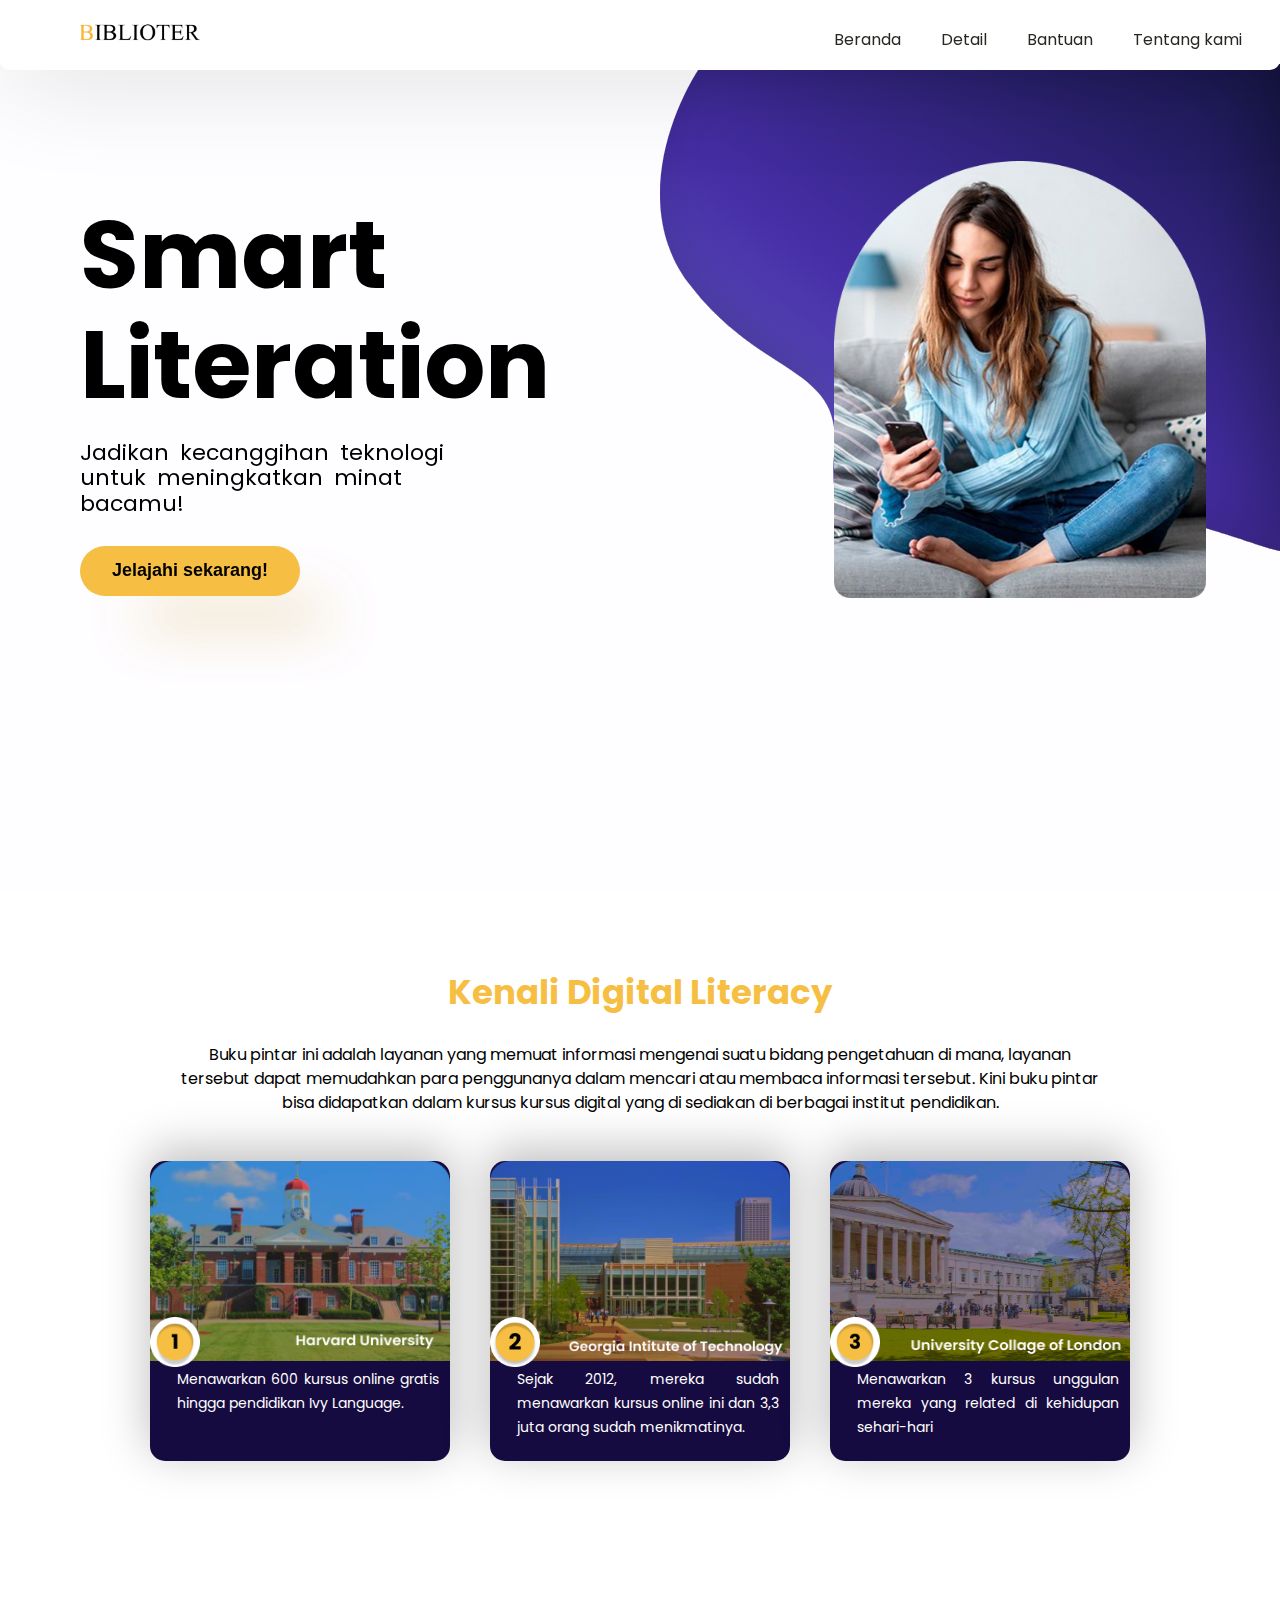
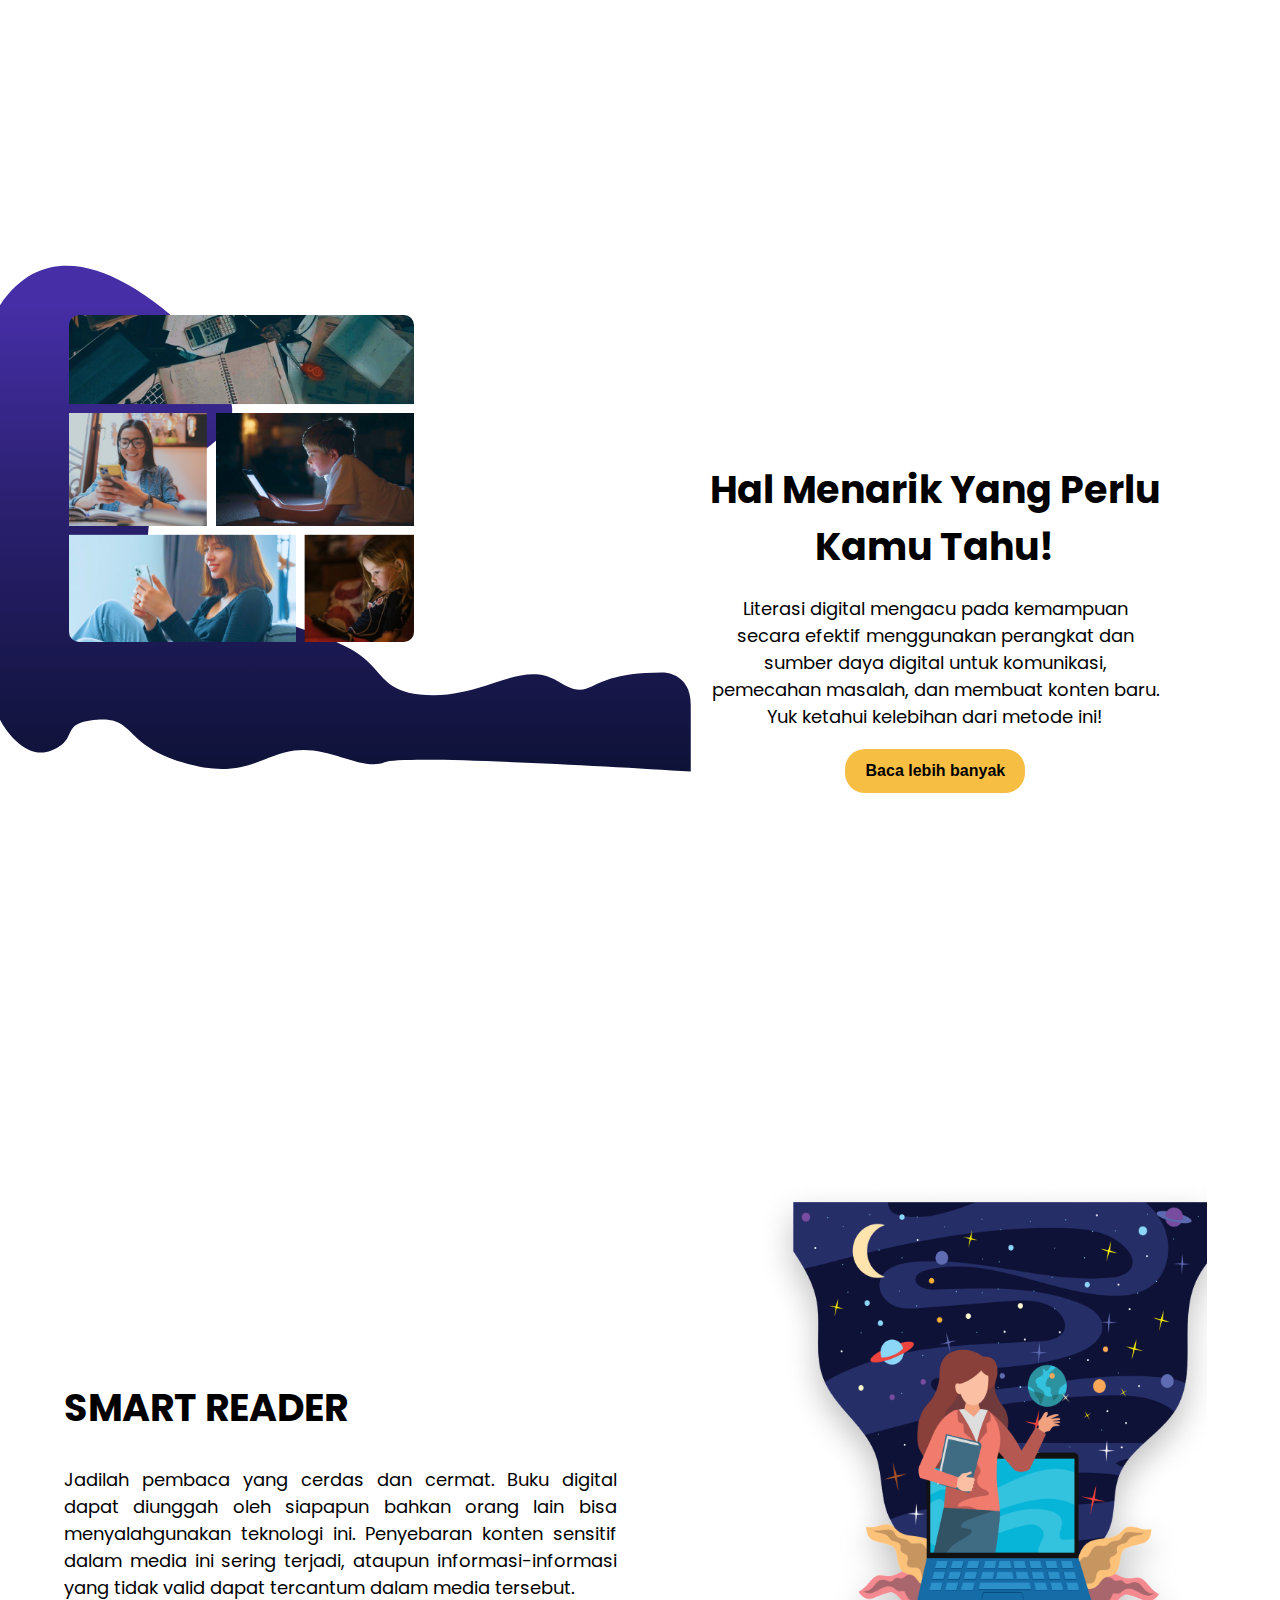
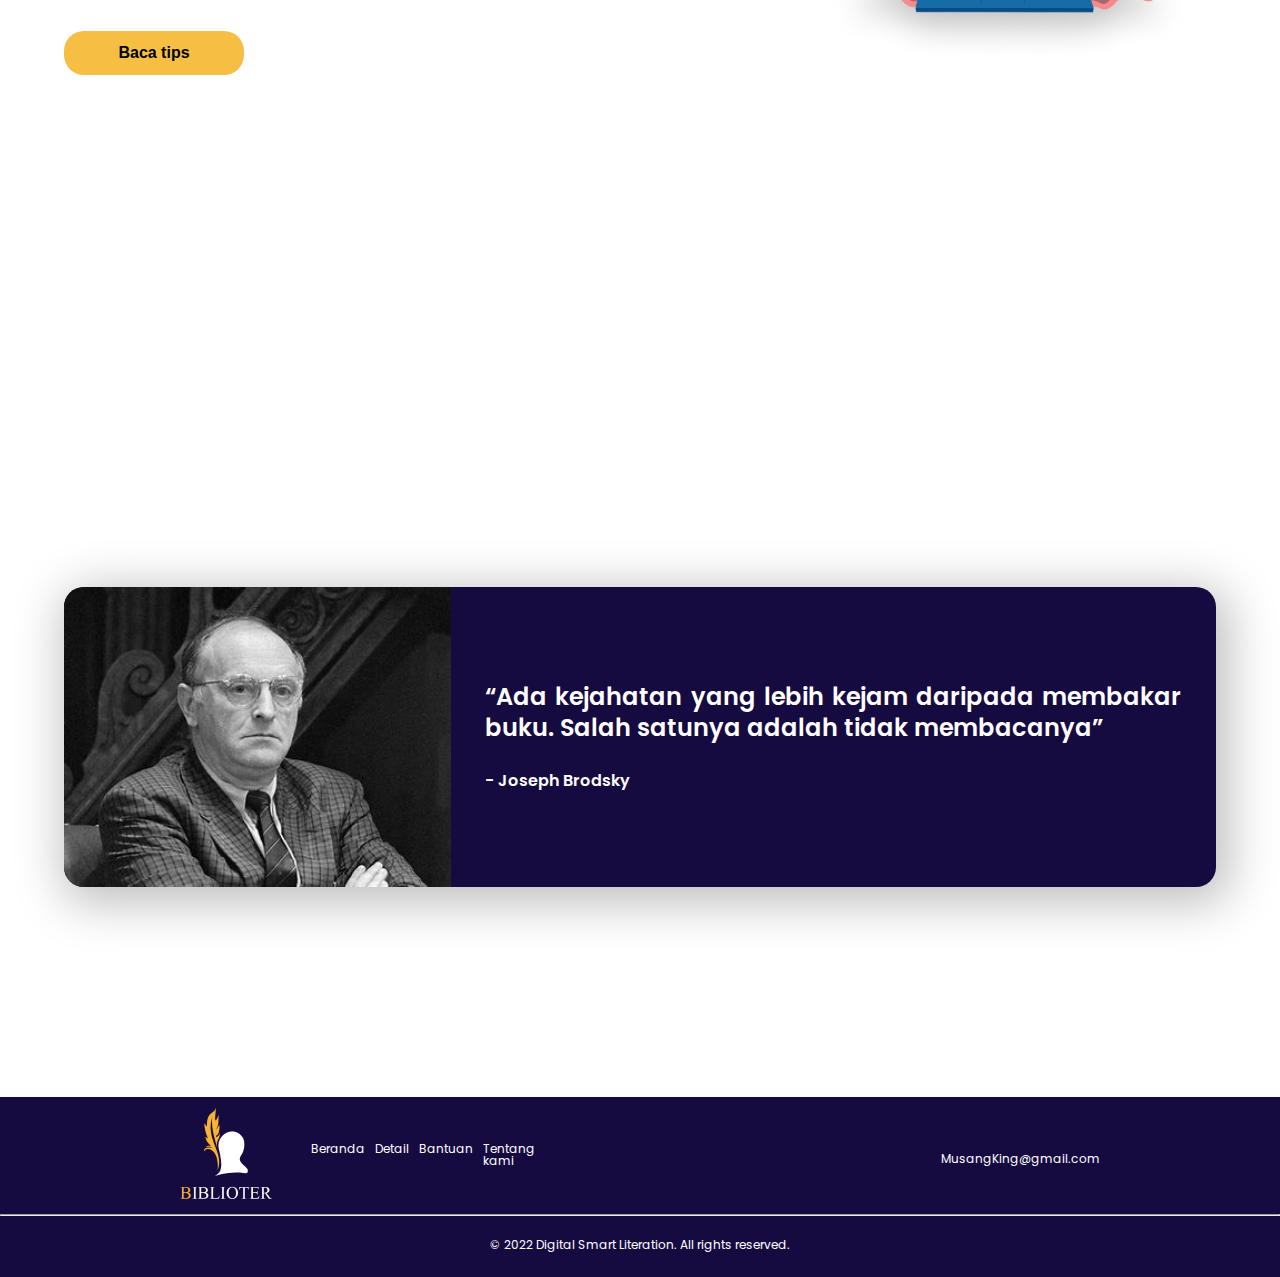
<file: index.html>
<!DOCTYPE html>
<html lang="en">
  <head>
    <meta charset="UTF-8" />
    <meta http-equiv="X-UA-Compatible" content="IE=edge" />
    <meta name="viewport" content="width=device-width, initial-scale=1.0" />
    <link href="https://fonts.googleapis.com/css2?family=Poppins:wght@400;500;600;700;900&display=swap" rel="stylesheet">
    <link rel="stylesheet" href="https://cdnjs.cloudflare.com/ajax/libs/font-awesome/6.2.1/css/all.min.css" integrity="sha512-MV7K8+y+gLIBoVD59lQIYicR65iaqukzvf/nwasF0nqhPay5w/9lJmVM2hMDcnK1OnMGCdVK+iQrJ7lzPJQd1w==" crossorigin="anonymous" referrerpolicy="no-referrer" />
    <link rel="stylesheet" href="styles.css" />
    <title>Smart Literation</title>
  </head>
  <body>

  <nav>
    <input type="checkbox" id="check">
    <label for="check" class="checkbtn">
      <i class="fa-solid fa-bars"></i>
    </label>
    <label class="logo"><img src="asset/header.png" alt="">
    </label>
    <ul>
      <li class="active" ><a href="index.html">Beranda</a></li>
      <li><a href="readTips.html">Detail</a></li>
      <li><a href="help.html">Bantuan</a></li>
      <li><a href="#footer">Tentang kami</a></li>
    </ul>
  </nav>


    <article class="home">
      <section class="front">
        <h1>Smart Literation</h1>
        <h2>Jadikan kecanggihan teknologi untuk meningkatkan minat bacamu!</h2>
        <a href="#beranda"><button>Jelajahi sekarang!</button></a>
      </section>

      <div>
          <svg width="751" height="617" viewBox="0 0 751 617" fill="none" xmlns="http://www.w3.org/2000/svg">
            <g filter="url(#filter0_i_219_8)">
            <path d="M35.0437 266C-35.3563 173.2 16.3771 50 51.0437 0H751.044V590C735.044 588 636.1 548.2 578.5 545C506.5 541 483.044 618 381.044 616C279.044 614 199.044 580 211.044 472C223.044 364 123.044 382 35.0437 266Z" fill="url(#paint0_linear_219_8)"/>
            </g>
            <defs>
            <filter id="filter0_i_219_8" x="-24" y="-14" width="775.044" height="630.038" filterUnits="userSpaceOnUse" color-interpolation-filters="sRGB">
            <feFlood flood-opacity="0" result="BackgroundImageFix"/>
            <feBlend mode="normal" in="SourceGraphic" in2="BackgroundImageFix" result="shape"/>
            <feColorMatrix in="SourceAlpha" type="matrix" values="0 0 0 0 0 0 0 0 0 0 0 0 0 0 0 0 0 0 127 0" result="hardAlpha"/>
            <feOffset dx="-24" dy="-14"/>
            <feGaussianBlur stdDeviation="42"/>
            <feComposite in2="hardAlpha" operator="arithmetic" k2="-1" k3="1"/>
            <feColorMatrix type="matrix" values="0 0 0 0 0 0 0 0 0 0 0 0 0 0 0 0 0 0 0.25 0"/>
            <feBlend mode="normal" in2="shape" result="effect1_innerShadow_219_8"/>
            </filter>
            <linearGradient id="paint0_linear_219_8" x1="659.5" y1="-190" x2="145.5" y2="554.5" gradientUnits="userSpaceOnUse">
            <stop stop-color="#0E1237"/>
            <stop offset="0.666827" stop-color="#462EA6"/>
            <stop offset="1" stop-color="#655DCA"/>
            </linearGradient>
            </defs>
            </svg>
            
        <img src="asset/phone-readings_featured.png" alt="" />
      </div>
    </article>

    <span id="beranda"></span>
    <article class="beranda1" >
      <h2>Kenali Digital Literacy</h2>
      <p>
        Buku pintar ini adalah layanan yang memuat informasi mengenai suatu bidang pengetahuan di mana, layanan 
tersebut dapat memudahkan para penggunanya dalam mencari atau membaca informasi tersebut. Kini buku pintar bisa didapatkan dalam kursus kursus digital yang di sediakan di berbagai institut pendidikan.
      </p>

      <section>
        <a href="https://pll.harvard.edu/catalog">
        <div class="cards">
          <img src="asset/harvard.png" alt="" class="college">
          <img src="asset/group-1.png" alt="" class="number">
          <p>Menawarkan 600 kursus online gratis hingga pendidikan Ivy Language.</p>
        </div>
        </a>

        <a href="https://pe.gatech.edu/massive-open-online-courses">
        <div class="cards">
          <img src="asset/georgia.png" alt="" class="college">
          <img src="asset/group-2.png" alt="" class="number">
          <p>Sejak 2012, mereka sudah menawarkan kursus online ini dan 3,3 juta orang sudah menikmatinya.</p>
        </div>
        </a>
        
        <a href="https://www.ucl.ac.uk/short-courses/online-courses?collection=drupal-push-short-courses-short_course&meta_UclDeliveryFormat=%22Online%22&sort=title">
        <div class="cards">
          <img src="asset/london.png" alt="" class="college">
          <img src="asset/group-3.png" alt="" class="number">
          <p>Menawarkan 3 kursus unggulan mereka yang related di kehidupan sehari-hari</p>
        </div>
</a>

      </section>
    </article>

    <article class="beranda2">
        <section class="images">
            </svg>
            <svg width="1265" height="832" viewBox="0 0 1265 832" fill="none" xmlns="http://www.w3.org/2000/svg" class="wave">
              <path d="M425.293 263.592C425.293 192.157 322.18 94.626 290.287 71.947C258.395 49.2681 100.455 -77.9364 0 71.947V831.056C13.5171 857.136 51.233 904.989 93.9601 887.759C147.369 866.22 106.323 836.331 177.535 831.056C248.747 825.782 224.515 875.451 333.806 909.297C443.096 943.143 476.724 896.989 539.034 887.759C601.345 878.528 664.15 926 704.206 909.297C736.252 895.935 1091.42 914.865 1265 926V804.243C1265 750.708 1225.47 744.557 1212.62 744.557C1059.63 744.557 1092.54 804.243 1020.7 760.288C957.265 721.473 893.116 786.222 794.21 786.222C695.305 786.222 706.679 740.948 648.325 705.344C589.971 669.74 425.293 624.026 333.806 598.093C242.318 572.159 271.99 455.238 290.287 406.447C308.585 357.657 425.293 335.028 425.293 263.592Z" fill="url(#paint0_linear_231_185)"/>
              <defs>
              <linearGradient id="paint0_linear_231_185" x1="632.5" y1="71.9471" x2="632.5" y2="926" gradientUnits="userSpaceOnUse">
              <stop stop-color="#462EA6"/>
              <stop offset="0.395833" stop-color="#2C2173"/>
              <stop offset="1" stop-color="#0E1237"/>
              </linearGradient>
              </defs>
              </svg>
              
            <img src="asset/grid-image.png" alt="" class="activity">
        </section>

        <section class="literasi">
          <h2>Hal Menarik Yang Perlu
            Kamu Tahu!</h2>
            <p>Literasi digital mengacu pada  kemampuan  secara efektif menggunakan perangkat dan sumber daya digital untuk komunikasi, 
              pemecahan masalah, dan membuat konten baru. Yuk ketahui kelebihan dari metode ini!</p>
          <a href="readMore.html"><button>Baca lebih banyak</button></a>
        </section>

    </article>

    <article class="beranda3">
      <section class="reader">
        <h2>SMART READER</h2>
        <p>Jadilah pembaca yang cerdas dan cermat. Buku digital
          dapat diunggah oleh siapapun bahkan orang lain bisa menyalahgunakan teknologi ini. Penyebaran konten sensitif dalam media ini sering terjadi, ataupun informasi-informasi yang tidak valid dapat tercantum dalam media tersebut. </p>
      <a href="readTips.html"><button>Baca tips</button></a>
        </section>

        <div class="people">
          <img src="asset/explorer.png" alt="">
          </div>
    </article>

<article class="quotes">
  <div>
    <img src="asset/joseph-brodsky.jfif" alt="">
    <section>
    <h2>“Ada kejahatan yang lebih kejam daripada membakar buku. Salah satunya adalah tidak membacanya”
    </h2>
    <br>
 <p>- Joseph Brodsky</p>
    </section>
  </div>
</article>

<footer id="footer">
 <div class="information">
  <div>
    <header>
      <img src="asset/biblioter.png" alt="">
    </header>
    <ul>
      <li><a href="index.html">Beranda</a></li>
      <li><a href="readTips.html">Detail</a></li>
      <li><a href="help.html">Bantuan</a></li>
      <li><a href="#footer">Tentang kami</a></li>
    </ul>
  </div>

  <div class="contact">
    <section class="social-media">
      <a href="https://twitter.com/"><i class="fa-brands fa-square-twitter"></i></a>
      <a href="https://instagram.com/"><i class="fa-brands fa-square-instagram"></i></a>
      <a href="https://m.facebook.com/login/?locale=id_ID&refsrc=deprecated"><i class="fa-brands fa-square-facebook"></i></a>
    </section>

    <section class="email">
      <i class="fa fa-envelope" aria-hidden="true"></i>
      <p>MusangKing@gmail.com</p>
    </section>
  </div>
</div>

<hr>
<p class="copyright">© 2022 Digital Smart Literation. All rights reserved.
</p>

</footer>

    <script src="index.js"></script>
  </body>
</html>
</file>
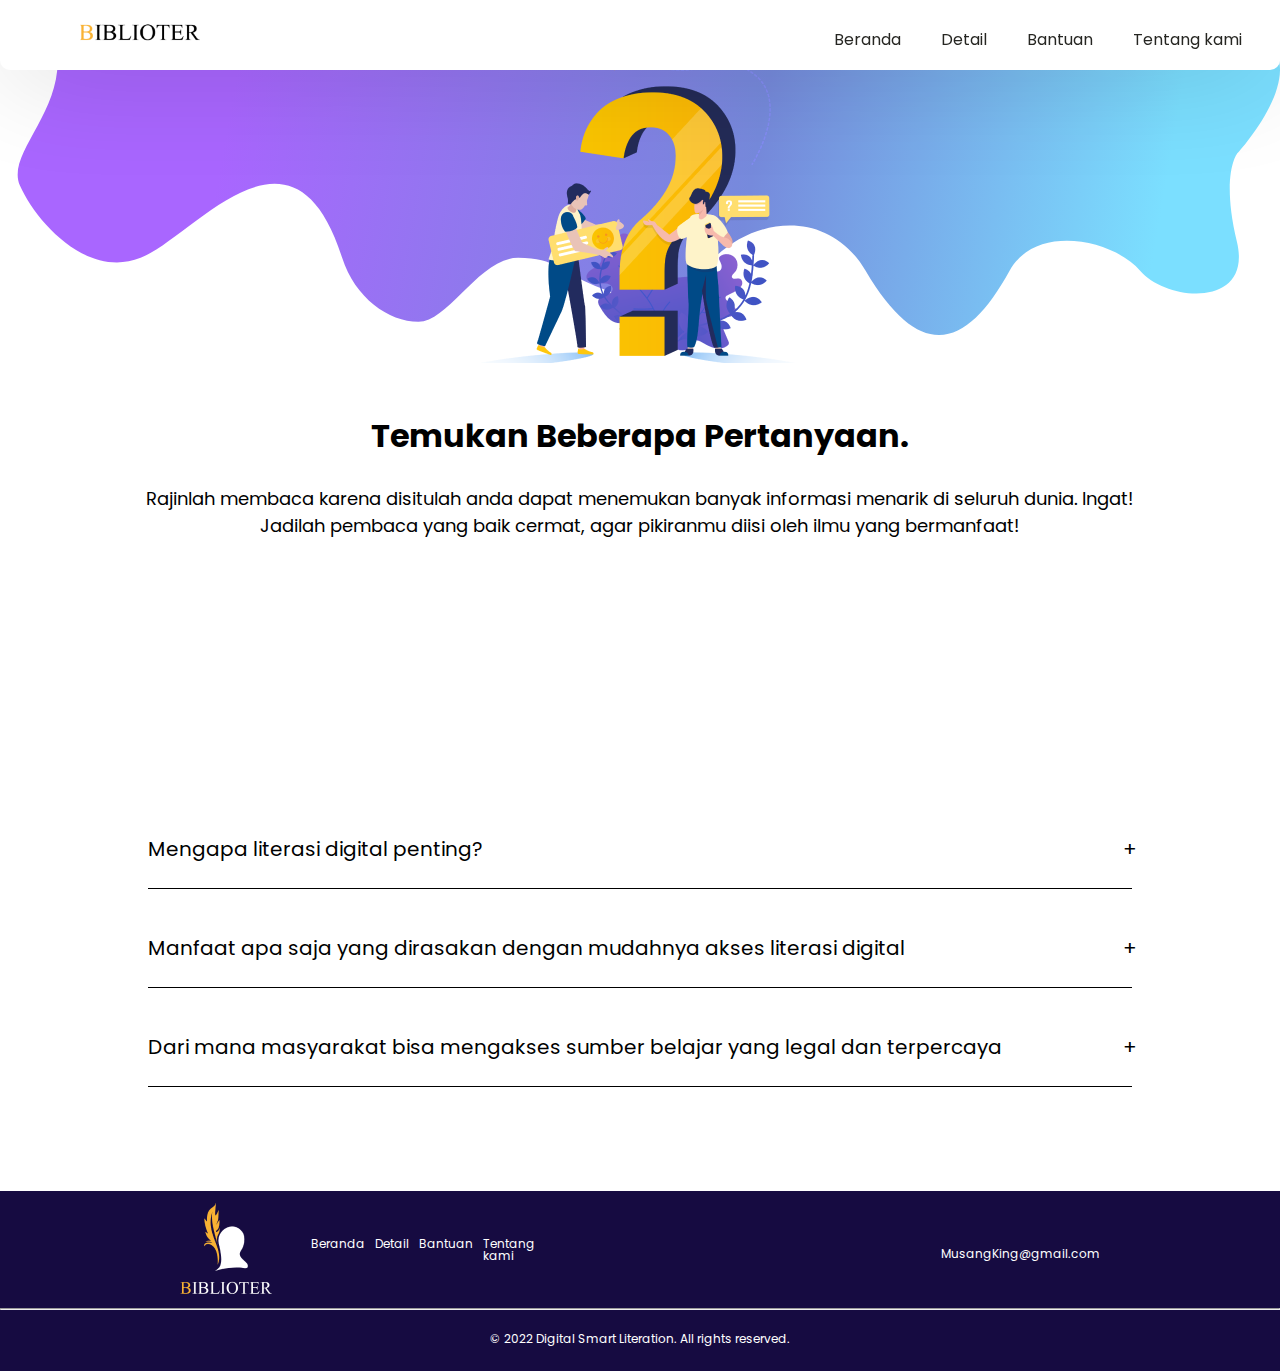
<file: help.html>
<!DOCTYPE html>
<html lang="en">
<head>
    <meta charset="UTF-8">
    <meta http-equiv="X-UA-Compatible" content="IE=edge">
    <meta name="viewport" content="width=device-width, initial-scale=1.0">
    <link rel="stylesheet" href="styles.css">
    <link href="https://fonts.googleapis.com/css2?family=Poppins:wght@400;500;600;700;900&display=swap" rel="stylesheet">
    <link rel="stylesheet" href="https://cdnjs.cloudflare.com/ajax/libs/font-awesome/6.2.1/css/all.min.css" integrity="sha512-MV7K8+y+gLIBoVD59lQIYicR65iaqukzvf/nwasF0nqhPay5w/9lJmVM2hMDcnK1OnMGCdVK+iQrJ7lzPJQd1w==" crossorigin="anonymous" referrerpolicy="no-referrer" />
    <title>Smart Literacy</title>
</head>
<body>
    
  <nav>
    <input type="checkbox" id="check">
    <label for="check" class="checkbtn">
      <i class="fa-solid fa-bars"></i>
    </label>
    <label class="logo"><img src="asset/header.png" alt="">
    </label>
    <ul>
      <li class="active" ><a href="index.html">Beranda</a></li>
      <li><a href="readTips.html">Detail</a></li>
      <li><a href="help.html">Bantuan</a></li>
      <li><a href="#footer">Tentang kami</a></li>
    </ul>
  </nav>

      <article class="bantuan">
<section>
  <svg width="1280" height="405" viewBox="0 0 1280 405" fill="none" xmlns="http://www.w3.org/2000/svg">
    <path d="M19.9081 255.56C0.699491 212.08 113.589 151.884 19.9081 51.9043C-73.7732 -48.0757 193.582 27.1519 193.582 27.1519C577.428 27.1519 782.391 27.6173 1166.24 27.6173C1166.24 27.6173 1139.95 74.1541 1236.91 96.5729C1333.87 118.992 1236.91 223.957 1236.91 223.957C1236.91 223.957 1220.86 244.941 1236.91 311.679C1252.95 378.416 1167.26 372.186 1140.13 340.72C1112.99 309.253 1035.73 293.268 1009.59 340.72C968.578 415.166 922.458 436.996 865.608 340.72C826.911 275.185 746.047 285.889 702.432 340.72C667.228 384.976 629.482 369.148 595.311 355.907C561.14 342.667 556.533 327.868 518.138 327.868C479.744 327.868 448.439 391.865 418.491 391.865C388.544 391.865 354.898 367.931 342.15 327.868C292.682 172.405 193.582 306.54 140.621 327.868C87.6601 349.197 36.1206 292.258 19.9081 255.56Z" fill="url(#paint0_linear_126_5)"/>
    <defs>
    <linearGradient id="paint0_linear_126_5" x1="227.143" y1="193.889" x2="1149.26" y2="352.46" gradientUnits="userSpaceOnUse">
    <stop stop-color="#A966FF"/>
    <stop offset="0.5625" stop-color="#768ADC"/>
    <stop offset="1" stop-color="#7BDFFF"/>
    </linearGradient>
    </defs>
    </svg>
    

        <img src="asset/question.png" alt=""/>
</section>
<h2>Temukan Beberapa Pertanyaan.</h2>
<p>Rajinlah membaca karena disitulah anda dapat menemukan banyak informasi menarik di seluruh dunia. Ingat! Jadilah pembaca yang baik cermat, agar pikiranmu diisi oleh ilmu yang bermanfaat!
</p>
      </article>

      <article class="pertanyaan">
      <div class="accordion">
 
        <div class="content-container">
          <div class="question">Mengapa literasi digital penting?</div>
          <div class="answer">
            Literasi digital mampu membuat user memiliki kemampuan untuk mengakses, memahami, serta menggunakan media digital, alat komunikasi dan jaringannya.
          </div>
  
          <div class="question">Manfaat apa saja yang dirasakan dengan mudahnya akses literasi digital</div>
          <div class="answer">
            Manfaat yang dapat dirasakan oleh para penggunanya yaitu, semakin menambah ilmu serta wawasan yang lebih luas dan aktual. Pengguna juga dapat menggunakan fitur-fitur terkini yang di sediakan oleh platform-platform buku digital dengan mudah dan meningkatkan pengalaman baru dalam membaca. Internet saat ini bisa diakses menggunakan ponsel canggih, sehingga tak perlu lagi memikirkan perangkat apa yang harus dipakai.
          </div>
  
          <div class="question">Dari mana masyarakat bisa mengakses sumber belajar yang legal dan terpercaya</div>
          <div class="answer">
            Akses buku digital bisa didapatkan masyarakat dalam website-website yang sudah di sediakan oleh lembaga tertentu. Tentunya platform-platform buku digital makin banyak tersedia di google playstore dengan gratis. Anda dapat menginstall aplikasi tersebut dengan kapasitas penyimpanan yang ringan.          </div>
        </div>
      </div>
    </article>

    
<footer id="footer">
  <div class="information">
   <div>
     <header>      <img src="asset/biblioter.png" alt="">
     </header>
     <ul>
       <li><a href="index.html">Beranda</a></li>
       <li><a href="readTips.html">Detail</a></li>
       <li><a href="help.html">Bantuan</a></li>
       <li><a href="#footer">Tentang kami</a></li>
     </ul>
   </div>
 
   <div class="contact">
    <section class="social-media">
      <a href="https://twitter.com/"><i class="fa-brands fa-square-twitter"></i></a>
      <a href="https://instagram.com/"><i class="fa-brands fa-square-instagram"></i></a>
      <a href="https://m.facebook.com/login/?locale=id_ID&refsrc=deprecated"><i class="fa-brands fa-square-facebook"></i></a>
    </section>
 
     <section class="email">
       <i class="fa fa-envelope" aria-hidden="true"></i>
       <p>MusangKing@gmail.com</p>
     </section>
   </div>
 </div>
 
 <hr>
 <p class="copyright">© 2022 Digital Smart Literation. All rights reserved.
 </p>
 
 </footer>
 

      <script src="index.js"></script>
</body>
</html>
</file>
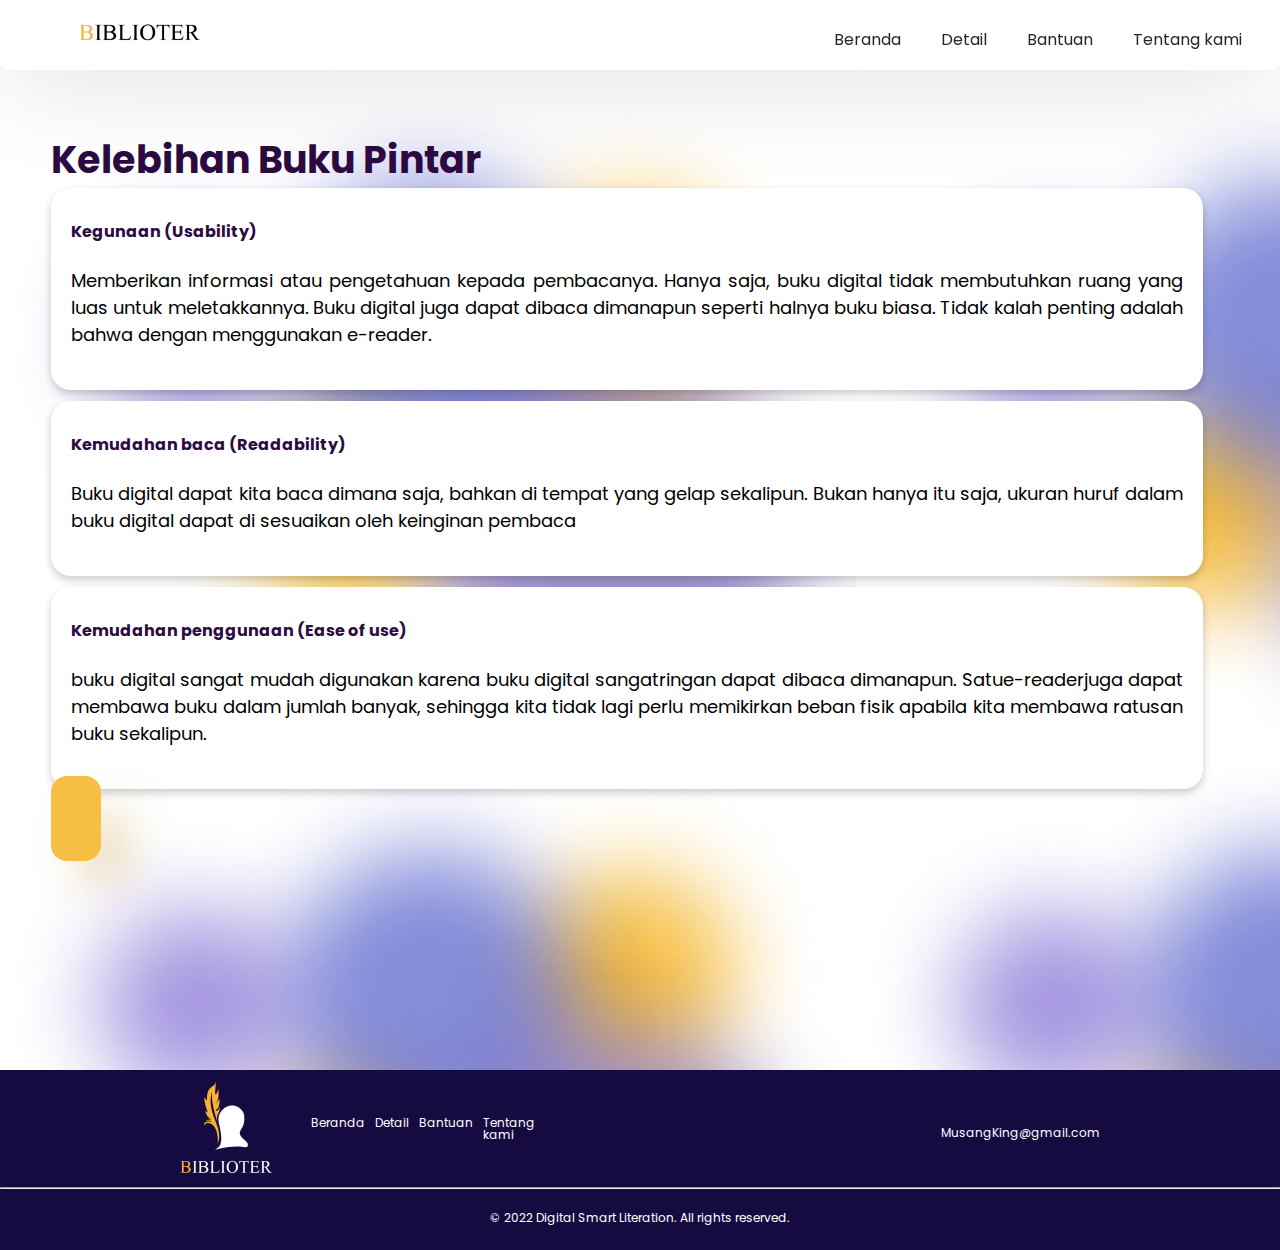
<file: readMore.html>
<!DOCTYPE html>
<html lang="en">
<head>
    <meta charset="UTF-8">
    <meta http-equiv="X-UA-Compatible" content="IE=edge">
    <meta name="viewport" content="width=device-width, initial-scale=1.0">
    <link rel="stylesheet" href="styles.css">
    <link href="https://fonts.googleapis.com/css2?family=Poppins:wght@400;500;600;700;900&display=swap" rel="stylesheet">
    <link rel="stylesheet" href="https://cdnjs.cloudflare.com/ajax/libs/font-awesome/6.2.1/css/all.min.css" integrity="sha512-MV7K8+y+gLIBoVD59lQIYicR65iaqukzvf/nwasF0nqhPay5w/9lJmVM2hMDcnK1OnMGCdVK+iQrJ7lzPJQd1w==" crossorigin="anonymous" referrerpolicy="no-referrer" />
    <title>Smart Literacy</title>
</head>
<body>
   
  <nav>
    <input type="checkbox" id="check">
    <label for="check" class="checkbtn">
      <i class="fa-solid fa-bars"></i>
    </label>
    <label class="logo"><img src="asset/header.png" alt="">
    </label>
    <ul>
      <li class="active" ><a href="index.html">Beranda</a></li>
      <li><a href="readTips.html">Detail</a></li>
      <li><a href="help.html">Bantuan</a></li>
      <li><a href="#footer">Tentang kami</a></li>
    </ul>
  </nav>


    <div class="readMore">
        <section>
        <h2>Kelebihan Buku Pintar</h2>
        <div>
        <h4>Kegunaan (Usability)</h4>
        <p>Memberikan informasi atau pengetahuan kepada pembacanya. Hanya saja, buku digital tidak membutuhkan ruang yang luas untuk meletakkannya. Buku digital juga dapat dibaca dimanapun seperti halnya buku biasa. Tidak kalah penting adalah bahwa dengan menggunakan e-reader.
        </p>
    </div>

    <div>
        <h4>Kemudahan baca (Readability)</h4>
        <p>Buku digital dapat kita baca dimana saja, bahkan di tempat yang gelap sekalipun. Bukan  hanya
            itu saja, ukuran huruf dalam buku digital dapat di sesuaikan oleh keinginan pembaca </p>
        </div>

        <div>
        <h4>Kemudahan penggunaan (Ease of use)</h4>
        <p>buku digital sangat mudah digunakan karena buku digital sangatringan dapat dibaca dimanapun. Satue-readerjuga dapat membawa buku dalam jumlah banyak, sehingga kita tidak lagi perlu memikirkan beban fisik apabila kita membawa ratusan buku sekalipun.
        </p>
    </div>

    <i class="fa fa-long-arrow-left" aria-hidden="true" onclick="history.go(-1)"></i>  
</section>    
    </div>

    
<footer id="footer">
    <div class="information">
     <div>
       <header>      <img src="asset/biblioter.png" alt="">
       </header>
       <ul>
         <li><a href="index.html">Beranda</a></li>
         <li><a href="readTips.html">Detail</a></li>
         <li><a href="help.html">Bantuan</a></li>
         <li><a href="#footer">Tentang kami</a></li>
       </ul>
     </div>
   
     <div class="contact">
      <section class="social-media">
        <a href="https://twitter.com/"><i class="fa-brands fa-square-twitter"></i></a>
        <a href="https://instagram.com/"><i class="fa-brands fa-square-instagram"></i></a>
        <a href="https://m.facebook.com/login/?locale=id_ID&refsrc=deprecated"><i class="fa-brands fa-square-facebook"></i></a>
      </section>
   
       <section class="email">
         <i class="fa fa-envelope" aria-hidden="true"></i>
         <p>MusangKing@gmail.com</p>
       </section>
     </div>
   </div>
   
   <hr>
   <p class="copyright">© 2022 Digital Smart Literation. All rights reserved.
   </p>
   
   </footer>
   
</body>
</html>
</file>
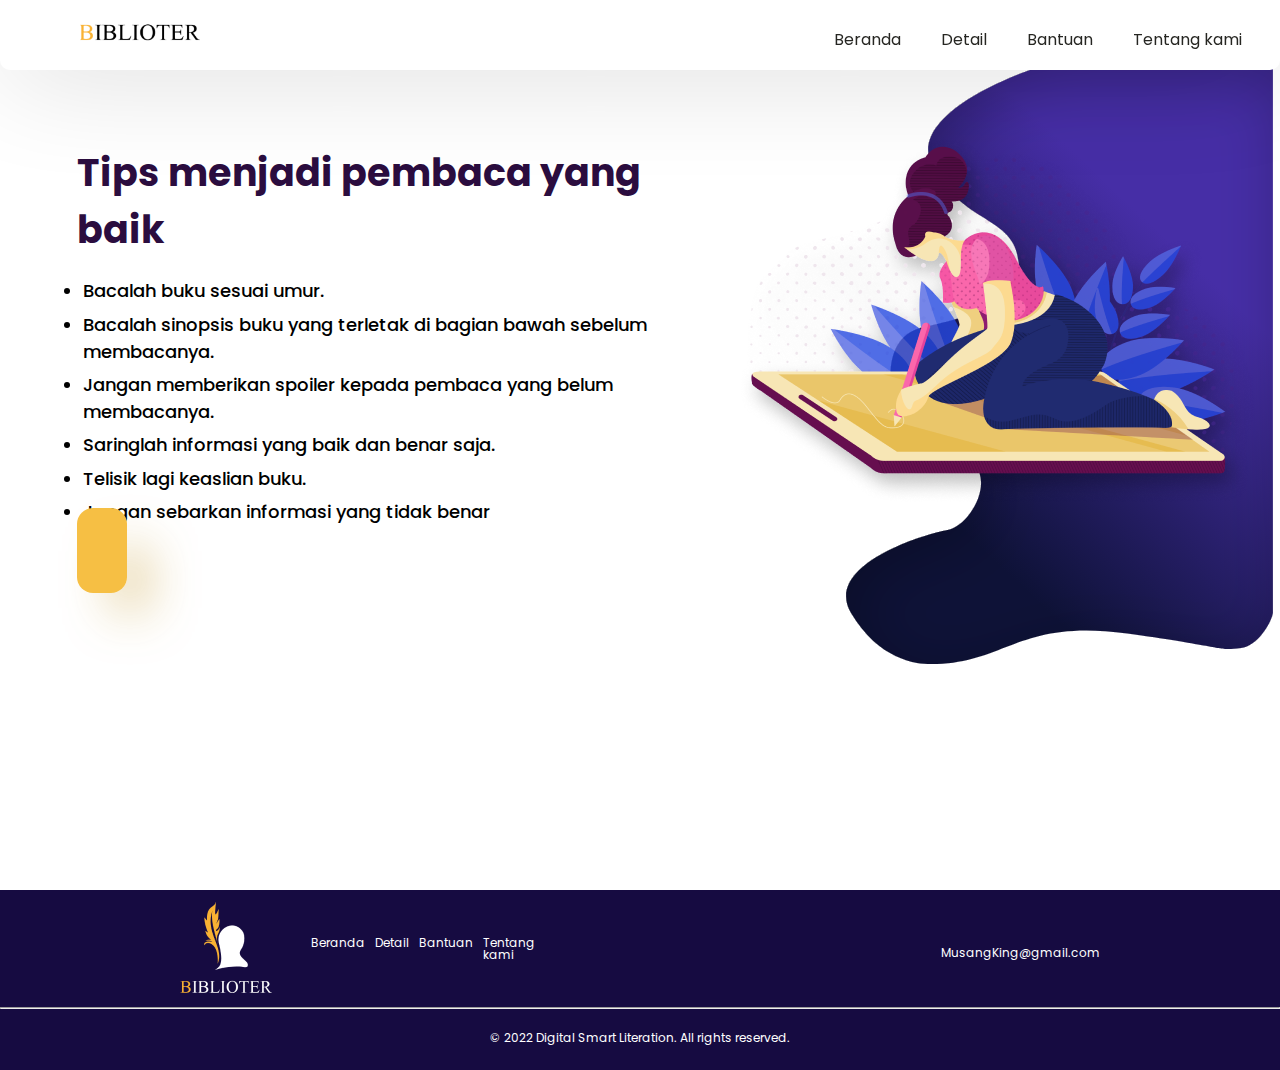
<file: readTips.html>
<!DOCTYPE html>
<html lang="en">
  <head>
    <meta charset="UTF-8" />
    <meta http-equiv="X-UA-Compatible" content="IE=edge" />
    <meta name="viewport" content="width=device-width, initial-scale=1.0" />
    <link rel="stylesheet" href="styles.css" />
    <link href="https://fonts.googleapis.com/css2?family=Poppins:wght@400;500;600;700;900&display=swap" rel="stylesheet">
    <link rel="stylesheet" href="https://cdnjs.cloudflare.com/ajax/libs/font-awesome/6.2.1/css/all.min.css" integrity="sha512-MV7K8+y+gLIBoVD59lQIYicR65iaqukzvf/nwasF0nqhPay5w/9lJmVM2hMDcnK1OnMGCdVK+iQrJ7lzPJQd1w==" crossorigin="anonymous" referrerpolicy="no-referrer" />
    <title>Smart Literacy</title>
  </head>
  <body>
    
    <nav>
      <input type="checkbox" id="check">
      <label for="check" class="checkbtn">
        <i class="fa-solid fa-bars"></i>
      </label>
      <label class="logo"><img src="asset/header.png" alt="">
      </label>
      <ul>
        <li class="active" ><a href="index.html">Beranda</a></li>
        <li><a href="readTips.html">Detail</a></li>
        <li><a href="help.html">Bantuan</a></li>
        <li><a href="#footer">Tentang kami</a></li>
      </ul>
    </nav>

    <article class="readTips">
      <section>
        <h2>Tips menjadi pembaca yang baik</h2>
        <ul>
          <li>Bacalah buku sesuai umur.</li>
          <li>Bacalah sinopsis buku yang terletak di bagian bawah sebelum membacanya.</li>
          <li>Jangan memberikan spoiler kepada pembaca yang belum membacanya.</li>
          <li>Saringlah informasi yang baik dan benar saja.</li>
          <li>Telisik lagi keaslian buku.</li>
          <li>Jangan sebarkan informasi yang tidak benar</li>
        </ul>
        <i class="fa fa-long-arrow-left" aria-hidden="true" onclick="history.go(-1)"></i>  
      </section>

      <div>
        <svg width="441" height="600" viewBox="0 0 441 620" fill="none" xmlns="http://www.w3.org/2000/svg">
          <g filter="url(#filter0_i_225_14)">
          <path d="M88.7885 105.179C64.2699 56.8049 158.679 14.9038 208.949 0H441V567.198C439.054 578.411 424.946 601.264 407.919 603.393C382.706 606.546 397.703 603.393 290.678 588.489C178.216 572.828 165.166 620 87.8155 620C71.6442 620 33.8162 615.316 5.11388 567.198C-23.5884 519.08 76.6264 486.717 104.842 481.607C133.058 476.497 166.139 408.365 104.842 401.126C43.5458 393.887 23.6001 285.302 76.6265 272.953L76.8642 272.898C129.81 260.568 182.173 248.374 178.301 204.821C174.003 156.486 119.437 165.646 88.7885 105.179Z" fill="url(#paint0_linear_225_14)"/>
          </g>
          <defs>
          <filter id="filter0_i_225_14" x="0" y="0" width="448" height="634" filterUnits="userSpaceOnUse" color-interpolation-filters="sRGB">
          <feFlood flood-opacity="0" result="BackgroundImageFix"/>
          <feBlend mode="normal" in="SourceGraphic" in2="BackgroundImageFix" result="shape"/>
          <feColorMatrix in="SourceAlpha" type="matrix" values="0 0 0 0 0 0 0 0 0 0 0 0 0 0 0 0 0 0 127 0" result="hardAlpha"/>
          <feOffset dx="7" dy="14"/>
          <feGaussianBlur stdDeviation="30"/>
          <feComposite in2="hardAlpha" operator="arithmetic" k2="-1" k3="1"/>
          <feColorMatrix type="matrix" values="0 0 0 0 0 0 0 0 0 0 0 0 0 0 0 0 0 0 0.25 0"/>
          <feBlend mode="normal" in2="shape" result="effect1_innerShadow_225_14"/>
          </filter>
          <linearGradient id="paint0_linear_225_14" x1="345.817" y1="194.5" x2="96.3229" y2="460.344" gradientUnits="userSpaceOnUse">
          <stop stop-color="#462EA6"/>
          <stop offset="1" stop-color="#0E1237"/>
          </linearGradient>
          </defs>
          </svg>
          

      <img src="asset/girl-is-drawing-digitally.png" alt="">
    </div>

    </article>



    <footer id="footer">
      <div class="information">
       <div>
         <header><img src="asset/biblioter.png" alt="">
         </header>
         <ul>
           <li><a href="index.html">Beranda</a></li>
           <li><a href="readTips.html">Detail</a></li>
           <li><a href="help.html">Bantuan</a></li>
           <li><a href="#footer">Tentang kami</a></li>
         </ul>
       </div>
     
       <div class="contact">
        <section class="social-media">
          <a href="https://twitter.com/"><i class="fa-brands fa-square-twitter"></i></a>
          <a href="https://instagram.com/"><i class="fa-brands fa-square-instagram"></i></a>
          <a href="https://m.facebook.com/login/?locale=id_ID&refsrc=deprecated"><i class="fa-brands fa-square-facebook"></i></a>
        </section>
     
         <section class="email">
           <i class="fa fa-envelope" aria-hidden="true"></i>
           <p>MusangKing@gmail.com</p>
         </section>
       </div>
     </div>
     
     <hr>
     <p class="copyright">© 2022 Digital Smart Literation. All rights reserved.
     </p>
     
     </footer>
     
  </body>
</html>
</file>
<file: styles.css>
* {
  box-sizing: border-box;
  padding: 0;
  margin: 0;
}

html{
  scroll-behavior: smooth;
}

body {
  font-family: Poppins;
   width: 100%;

}

a {
  text-decoration: none;
}

nav{
  box-shadow: 0px 0px 115px -6px rgba(0, 0, 0, 0.2);
  border-radius: 0px 0px 10px 10px;
  background: #ffffff;
  height: 70px;
  width: 100%;
  top: 0;
  position: sticky;
  z-index: 2;
}

label.logo img{
  width: 200px;
  padding: 20px 0 20px 80px;
}

.fa-bars{
  display: flex;
  align-items: center;
height: 70px;
font-size: 20px;
}

nav ul{
  float: right;
  margin-right: 20px;
  font-size: 16px;
}

nav ul li{
  display: inline-block;
  line-height: 80px;
  margin: 0 5px;
}
nav ul li a{
  color: #262622;
  padding: 7px 13px;
  border-radius: 3px;
}
nav ul li a.active,nav ul li a:hover{
  transition: .5s;
  color: #f6bf44;
  cursor: pointer;
}
.checkbtn{
  font-size: 30px;
  float: right;
  line-height: 80px;
  margin-right: 40px;
  cursor: pointer;
  display: none;
}
#check{
  display: none;
}

@media (max-width: 952px){
  label.logo{
    padding-left: 50px;
  }
  nav ul li a{
    font-size: 16px;
  }
}

@media (max-width: 858px){
  .checkbtn{
    display: block;
  }
  nav ul{
    position: fixed;
    width: 100%;
    height: 36vh;
    background: #fff;
    top: 80px;
    left: -100%;
    text-align: left;
    transition: all .5s;

  }
  nav ul li{
    display: block;
    margin: 28px 4px;
    line-height: 30px;
    border-bottom: 1px solid #462ea6;
  }
  nav ul li a{
    font-size: 12px;
  }
  
  #check:checked ~ ul{
    left: 0;
  }
}


.bantuan{
  height: 80vh;
  text-align: center;
  position: relative;
}

.bantuan section{
  display: flex;
  align-items: center;
  justify-content: center;
  margin-bottom: 6%;
  width: 100%;
}

.bantuan section svg{
  display: flex;
  width: 100%;
  justify-content: center;
  margin-top: -150px;
  position: relative;
}

.bantuan section img{
  position: absolute;
}

.bantuan h2{
  font-size: 32px;
  font-weight: 700;
  margin: 2%;
}

.bantuan p{
  margin: auto;
  font-size: 18px;
  font-weight: 400;
  width: 80%;
}

.pertanyaan{
  display: flex;
  justify-content: center;
  align-items: center;
  margin-bottom: 5%;

}

.accordion{
  width: 80%;
  background-color: white;
  padding: 20px;
  border-radius: 30px;
}

.accordion .content-container .question {
  padding: 24px 0px;
  font-size: 20px;
  cursor: pointer;
  border-bottom: solid 1px black;
  position: relative;
}

.accordion .content-container .question::after {
  content: "+";
  position: absolute;
  right: -5px;
}

.accordion .content-container .answer {
  padding-top: 20px;
  font-size: 18px;
  line-height: 1.5;
  width: 100%;
  height: 0;
  overflow: hidden;
  transition: 0.5s;
}

.accordion .content-container.active .answer {
  height: 100%;
  border-radius: 20px;
  padding: 20px;
  margin-top: 2%;
  background: #4B2DC2;
  color: white;
}

.accordion .content-container.active .question {
  font-size: 18px;
  transition: 0.5s;
}

.accordion .content-container.active .question::after {
  content: "-";
  font-size: 30px;
  transition: 0.5s;
}

.home {
  background: rgba(242, 240, 255, 0.1);
  backdrop-filter: blur(5.5px);
  -webkit-backdrop-filter: blur(5.5px);
  width: 100%;
  height: 90vh;
  top: 0;
  display: flex;
  align-items: space-between;
  justify-content: space-between;
}

@keyframes fade{
  0% {
    opacity: 0;
  }
  100% {
    opacity: 1;
  }
}

.front h1 {
  font-weight: 700;
  font-size: 6em;
  line-height: 115%;
  width: 500px;
  height: 90px;
  padding: 120px 20px 20px 80px;
  animation: fade ease-in 0.5s;

}

.front h2 {
  font-size: 22px;
  word-spacing: 5px;
  line-height: 115%;
  font-weight: 400;
  width: 500px;
  margin-top: 70px;
  padding: 150px 0px 30px 80px;
  animation: fade ease-in 0.7s;
}

.front button {
  font-size: 18px;
  width: 220px;
  height: 50px;
  margin-left: 80px;
  background: #f6bf44;
  box-shadow: 44px 43px 53px -20px rgba(191,141,23,0.75);
  backdrop-filter: blur(21px);
  border-radius: 30px;
  border: none;
  animation: fade ease-in 0.9s;
}

button {
  font-weight:600;
}

button:hover, 
.readTips section i:hover,
.readMore section i:hover {
  color: white;
  cursor: pointer;
  transition: 0.5s;
}

.home div{
  position: relative;
}

.home div svg {
  width: 620px;
  height: auto;
  position: relative;
  top: -1em;
  margin-top: 0;
}

.home div img{
  top: 10%;
  right: 12%;
  width: 60%;
  position: absolute;
  -webkit-animation: mover 3s infinite  alternate;
  animation: fade ease-in 1s;
  animation: mover 3s infinite  alternate;
}
@-webkit-keyframes mover {
  0% { transform: translateY(0); }
  100% { transform: translateY(-6px); }
}
@keyframes mover {
  0% { transform: translateY(0); }
  100% { transform: translateY(-6px); }
}

/*beranda1*/
.beranda1 {
  height: 90vh;
}

.beranda1 h2 {
  font-size: 34px;
  color: #f6bf44;
  text-align: center;
  margin-top: 6%;
}

.beranda1 p {
  font-weight: 400;
  font-size: 16px;
  line-height: 24px;
  text-align: center;
  width: 72%;
  margin: 2% auto;
}

.beranda1 section {
  display: flex;
  align-items: center;
  justify-content: center;
}

.cards {
  display: flex;
  flex-direction: column;
  width: 300px;
  height: 300px;
  border-radius: 5%;
  margin: 20px;
  background-color: #160b41;
  box-shadow: 0px -10px 46px 2px rgba(0, 0, 0, 0.25);
  position: relative;
}

.cards:hover {
  margin-top: 10px;
  transition: 0.3s;
  cursor: pointer;
  box-shadow: 0px -10px 46px 2px rgba(0, 0, 0, 0.4);
}

.college{
  width: 100%;
  height: 200px;
  position: relative;
}

.number{
  position: absolute;
  width: 50px;
  height: 50px;
  top: 52%;
}

.cards p{
  width: 90%;
  font-size: 14px;
  margin-right: 1%;
  padding: 0 8px 0 0;
  color: white;
  text-align:justify;
}

/*beranda2*/
.beranda2 {
  position: relative;
  display: flex;
  height: 100vh;
  justify-content: space-between;
}

/* Vector 1 */
.images{
  position: relative;
  display: flex;
}

.wave {
  position: relative;
  width: 100%;
  top: -100px;
  right: 0;
}

.images img{
  position: absolute;
  width: 50%;
  display: flex;
margin: 20% 0 12% 10%;
border-radius: 10px;
}

.literasi {
  display: flex;
  flex-direction: column;
  justify-content: center;
  align-items: center;
  width: 70%;
  margin-right: 100px;
  text-align: center;
}

.literasi h2, .reader h2, .readMore h2 {
  font-size: 38px;
  font-weight: 700;
}

.literasi p{
  margin: 4%;
  font-size: 18px;
}

.literasi button, .reader button{
  background-color: #f6bf44;
  width: 180px;
  font-size: 16px;
  padding: 0.8em;
  border: none;
  border-radius: 20px;
  cursor: pointer;
}

.readTips{
  height: 90vh;
  width: 100%;
  display: flex;
  justify-content: space-between;  
}


.readTips section{
  width: 50%;
  margin: 4% 2% 2% 6%;
 
}

.readTips h2{
  padding: 2% 2% 2% 0;
  font-size: 38px;
  font-weight: 700;
  color:#2b0d3f;
}

.readTips section ul li{
  font-size: 18px;
  font-weight: 500;
  margin: 1%;
}

.readTips section i{
  margin-top: 7%;
  padding: 25px;
  font-size: 25px;
  border-radius: 16px;
  background: #F6BF44;
  box-shadow: 28px 29px 51px -14px rgba(191,141,23,0.75);
}

.readTips div svg{
  position: relative;
  right: 0;
  top: -1em;
}

.readTips div img{
  position: absolute;
  right: 2%;
  -webkit-animation: mover 2s infinite  alternate;
  animation: mover 2s infinite  alternate;
}
@-webkit-keyframes mover {
  0% { transform: translateY(0); }
  100% { transform: translateY(-15px); }
}
@keyframes mover {
  0% { transform: translateY(0); }
  100% { transform: translateY(-15px); }
}


/*beranda3*/
.beranda3 {
  height: 100vh;
  display: flex;
}

.reader {
  display: flex;
  flex-direction: column;
  justify-content: center;
  width: 50%;
  margin-left: 5%;
}

.reader p{
  margin: 30px 0;
  text-align: justify;
  font-size: 18px;
}

.people{
  position: relative;
  width: 60%;
}

.people img{
  top: 10%;
left: 140px;
  width: 450px; 
  position: absolute;
}

.readMore{
 display: flex;
 position: relative;
 width: 100%;
 height: 110vh;
 background: url(asset/glassmorphism.png)repeat;
}

.readMore section{
  width: 90%;
  margin: 4%;
  position: absolute;

}

.readMore section div{
  box-shadow: 0 4px 8px 0 rgba(0, 0, 0, 0.2);
  border-radius: 20px;
  padding: 20px;
  margin-bottom: 1%;
  background-color: white;
}

.readMore section h2{
  color: #2c0a42;

}


.readMore section div h4{
  padding-top: 1%;
  color: #2c0a42;

}

.readMore section div p{
  font-size: 18px;
  text-align: justify;
  padding: 2% 0; 
}

.readMore section i{
  margin: 2% 0 10% 0;
  padding: 25px;
  font-size: 25px;
  border-radius: 16px;
  background: #F6BF44;
  box-shadow: 28px 29px 51px -14px rgba(191,141,23,0.75);
}


/*quotes*/
.quotes {
  height: 80vh;
  display: flex;
  justify-content: center;
  align-items: center;
}

.quotes div {
  display:flex;
  flex-direction: row;
  max-width: 90%;
  height: 300px;
  background:#160b41;
  box-shadow: 6px 9px 47px 8px rgba(0, 0, 0, 0.25);
  border-radius: 20px;
}

.quotes div img{
  border-radius: 20px 0 0 20px;
}

.quotes div section {
  display: flex;
  flex-direction: column;
  justify-content: center;
  color: white;
  padding: 3%;
}

.quotes div section h2 {
  font-weight: 600;
font-size: 24px;
line-height: 130%;
text-align: justify;
}

.quotes div section p {
  font-size: 16px;
  font-weight: 600;
}

/*footer*/
#footer {
  height: 180px;
  background: #160b41;
  bottom: 0;
}

.information{
  top: 10%;
  display: flex;
  justify-content: space-around;
  align-items: center;
  color: white;
  height: 65%;
}

.information > div {
  display: flex;
  align-items: center;
  justify-content: space-between;
}

div header{
  margin-right: 10%;
  display: flex;
}


div ul {
  display: flex;
  width: 300px;
  font-size: 12px;
  line-height: 12px;
  margin-right: 5px;
}

div ul li {
  list-style: none;
  padding-right: 10px;
 
}

div ul li a{
  text-decoration: none;
  color: white;
}

div ul li a:hover {
  color: #f6bf44;
  cursor: pointer;
  transition: 0.3s;
}

.contact{
  display: flex;
  flex-direction: column;
}

.social-media{
  width: 160px;
  font-size: 22px;
  display: flex;
  justify-content: space-between;
  padding-bottom: 5%;
  color: white;
}

.social-media a{
  color: white;
}

.email{
  display: flex;
  align-items: center;
  font-size: 12px;
}

.email i{
  margin-right: 5px;
}

.copyright {
  color: white;
  margin: 20px 80px;
text-align: center;
font-size: 12px;
}


@media(max-width: 767px)  {

*{
  max-width: 767px;
}

.home{
  display: flex;
  flex-direction: column-reverse;
  height: 90vh;
}

.home div svg {
display: flex;
top: 0;
right: 0%;
max-width: 767px
}

.home div img{
top: 27%;
margin: 40% 5% 0%;
width: 70%;
}

.front h1{
  font-size: 34px;
  padding: 27% 20px 0px 10%;
}

.front h2{
  width: 90%;
  padding-top: 0;
  font-size: 16px;
  padding: 0px 20px 10px 10%;
}

.front button {
  font-size: 12px;
  width: 200px;
  height: 40px;
  padding: 5px;
  margin: 10px 10px 20% 10%;
}

.beranda1{
  margin-top: 20%;
  height: 200vh;
}

.beranda1 h2, .literasi h2, .reader h2, .readTips section h2, 
.bantuan h2, .readMore section h2{
  font-size: 22px;
}

.beranda1 p, .literasi p, .reader p, .readTips section ul li, 
.bantuan p, .accordion .content-container .question, .accordion .content-container .answer,
.readMore section div p{
  font-size: 12px;
  text-align: justify;
padding: 2%;
}

.beranda1 section{
  display: flex;
  flex-direction: column;
}

.beranda2{
  display: flex;
  flex-direction:column-reverse;
  height: 90vh;
  margin-top: 70%;
  justify-content: center;
  align-items: center;
}

.literasi{
  display: flex;
  align-items:  center;
  margin: 0 5%;
  position: relative;
}

.literasi button, .reader button {
  font-size: 12px;
}

.images svg{
  width: 100%;
}

.images img{
  width: 70%;
  margin: 15%;
  position: absolute;
}

.beranda3{
  display: flex;
  flex-direction:column;
  height: 110vh;
}

.people{
  width: 100%;
  right: 30%;
}

.people img{
 width: 80%;
 position: relative;
 justify-content: center;
 -webkit-animation: mover 2s infinite  alternate;
 animation: mover 2s infinite  alternate;
}
@-webkit-keyframes mover {
 0% { transform: translateY(0); }
 100% { transform: translateY(-10px); }
}
@keyframes mover {
 0% { transform: translateY(0); }
 100% { transform: translateY(-6px); }
}


.readMore{
  width: 100%;
}

.reader{
  align-items: center;
  width: 80%;
  margin: 0 auto;
}

.readTips{
  display: flex;
  flex-direction: column;
  justify-content: center;
  height: 150vh;
}

.readTips section{
  margin: 1% auto;
  width: 80%;
}

.readTips div{
  display: flex;
  justify-content: flex-end;
}

.readTips div svg{
  width: 40%;
  top: -40%;
}

.readTips div img{
width: 60%;
}

.bantuan{
  display: flex;
  width: 100%;
  flex-direction: column;
  justify-content: center;
  align-items: center;
  height: 60vh;
}

.bantuan section{
  width: 100%;
}

.bantuan section img{
  width: 70%;
}

.bantuan h2{
  margin-top: 10%;
  width: 80%;
}

.pertanyaan{
  margin: 8px auto;
  height: 120vh;
}

.accordion{
  width: 90%;
  padding: 10px;
}

.accordion .content-container.active .question,
.readMore section div h4{
  font-size: 14px;
}

.accordion .content-container .answer{
  height: 0;
  visibility: hidden;
}

.accordion .content-container.active .answer{
  height: 100%;
  visibility: visible;
}

.quotes{
  height: 90vh;
}

.quotes div{
  display: flex;
  flex-direction: column;
  height: 80%;
  max-width: 80%;
}

.quotes div img{
  border-radius: 15px 15px 0 0;
}

.quotes div section{
  padding: 7%;
  text-align: center;
}

.quotes div section h2 {
font-size: 16px;
}

.quotes div section p {
  font-size: 12px;
}

#footer{
  display: flex;
  flex-direction: column;
  justify-content: center;
 height: 210px;
}

.information{
  display: flex;
  flex-direction: column;
  padding: 5px;
}

.information div {
  display: flex;
  flex-direction: column;
  justify-content: center;
  width: 100%;
}

div header{
  margin-right: 0;
}

div header img{
  width: 70%;
  display: flex;
  justify-content: center;
  align-items: center;
  padding: 20px;
}

.information div ul{
  display: flex;
  justify-content: center;
  width: 100%;
}

.social-media{
  margin: 5px auto;
}

.copyright{
  margin: 10px auto;
  text-align: center;
}

.email{
  visibility: hidden;
}

}
</file>
